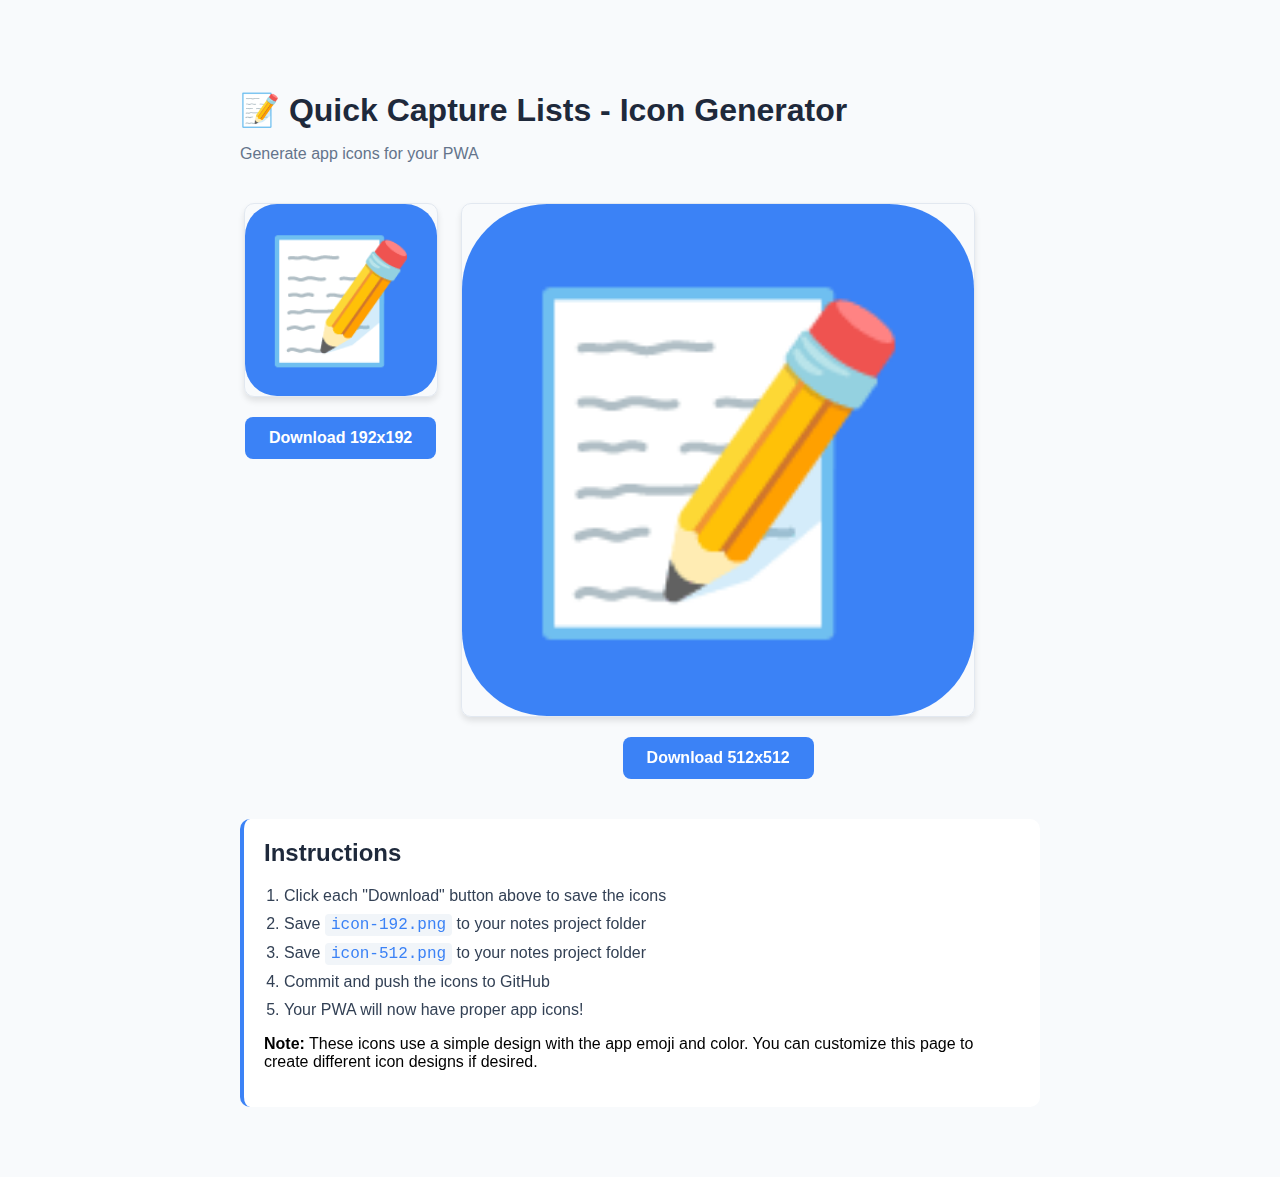
<file: generate-icons.html>
<!DOCTYPE html>
<html lang="en">
<head>
    <meta charset="UTF-8">
    <meta name="viewport" content="width=device-width, initial-scale=1.0">
    <title>Generate App Icons - Quick Capture Lists</title>
    <style>
        body {
            font-family: -apple-system, BlinkMacSystemFont, 'Segoe UI', Roboto, sans-serif;
            max-width: 800px;
            margin: 50px auto;
            padding: 20px;
            background: #f8fafc;
        }
        h1 {
            color: #1e293b;
            margin-bottom: 10px;
        }
        .subtitle {
            color: #64748b;
            margin-bottom: 30px;
        }
        .icon-preview {
            display: flex;
            gap: 20px;
            margin: 30px 0;
            flex-wrap: wrap;
        }
        .preview-box {
            text-align: center;
        }
        canvas {
            border: 1px solid #e2e8f0;
            border-radius: 10px;
            display: block;
            margin: 10px auto;
            box-shadow: 0 4px 6px rgba(0, 0, 0, 0.1);
        }
        button {
            background: #3b82f6;
            color: white;
            border: none;
            padding: 12px 24px;
            border-radius: 8px;
            font-size: 16px;
            cursor: pointer;
            margin: 10px 5px;
            font-weight: 600;
        }
        button:hover {
            background: #2563eb;
        }
        .instructions {
            background: white;
            padding: 20px;
            border-radius: 10px;
            margin-top: 30px;
            border-left: 4px solid #3b82f6;
        }
        .instructions h2 {
            color: #1e293b;
            margin-top: 0;
        }
        .instructions ol {
            padding-left: 20px;
        }
        .instructions li {
            margin: 10px 0;
            color: #334155;
        }
        code {
            background: #f1f5f9;
            padding: 2px 6px;
            border-radius: 4px;
            color: #3b82f6;
            font-family: 'Courier New', monospace;
        }
    </style>
</head>
<body>
    <h1>📝 Quick Capture Lists - Icon Generator</h1>
    <p class="subtitle">Generate app icons for your PWA</p>

    <div class="icon-preview">
        <div class="preview-box">
            <canvas id="icon192" width="192" height="192"></canvas>
            <button onclick="downloadIcon('icon192', 'icon-192.png')">Download 192x192</button>
        </div>
        <div class="preview-box">
            <canvas id="icon512" width="512" height="512"></canvas>
            <button onclick="downloadIcon('icon512', 'icon-512.png')">Download 512x512</button>
        </div>
    </div>

    <div class="instructions">
        <h2>Instructions</h2>
        <ol>
            <li>Click each "Download" button above to save the icons</li>
            <li>Save <code>icon-192.png</code> to your notes project folder</li>
            <li>Save <code>icon-512.png</code> to your notes project folder</li>
            <li>Commit and push the icons to GitHub</li>
            <li>Your PWA will now have proper app icons!</li>
        </ol>
        <p><strong>Note:</strong> These icons use a simple design with the app emoji and color. You can customize this page to create different icon designs if desired.</p>
    </div>

    <script>
        // Draw 192x192 icon
        const canvas192 = document.getElementById('icon192');
        const ctx192 = canvas192.getContext('2d');

        // Background
        ctx192.fillStyle = '#3b82f6';
        ctx192.fillRect(0, 0, 192, 192);

        // Add rounded corners effect
        ctx192.globalCompositeOperation = 'destination-in';
        ctx192.beginPath();
        ctx192.roundRect(0, 0, 192, 192, 32);
        ctx192.fill();
        ctx192.globalCompositeOperation = 'source-over';

        // Emoji
        ctx192.font = 'bold 120px Arial';
        ctx192.textAlign = 'center';
        ctx192.textBaseline = 'middle';
        ctx192.fillText('📝', 96, 105);

        // Draw 512x512 icon
        const canvas512 = document.getElementById('icon512');
        const ctx512 = canvas512.getContext('2d');

        // Background
        ctx512.fillStyle = '#3b82f6';
        ctx512.fillRect(0, 0, 512, 512);

        // Add rounded corners effect
        ctx512.globalCompositeOperation = 'destination-in';
        ctx512.beginPath();
        ctx512.roundRect(0, 0, 512, 512, 85);
        ctx512.fill();
        ctx512.globalCompositeOperation = 'source-over';

        // Emoji
        ctx512.font = 'bold 320px Arial';
        ctx512.textAlign = 'center';
        ctx512.textBaseline = 'middle';
        ctx512.fillText('📝', 256, 280);

        // Download function
        function downloadIcon(canvasId, filename) {
            const canvas = document.getElementById(canvasId);
            const link = document.createElement('a');
            link.download = filename;
            link.href = canvas.toDataURL('image/png');
            link.click();
        }
    </script>
</body>
</html>
</file>
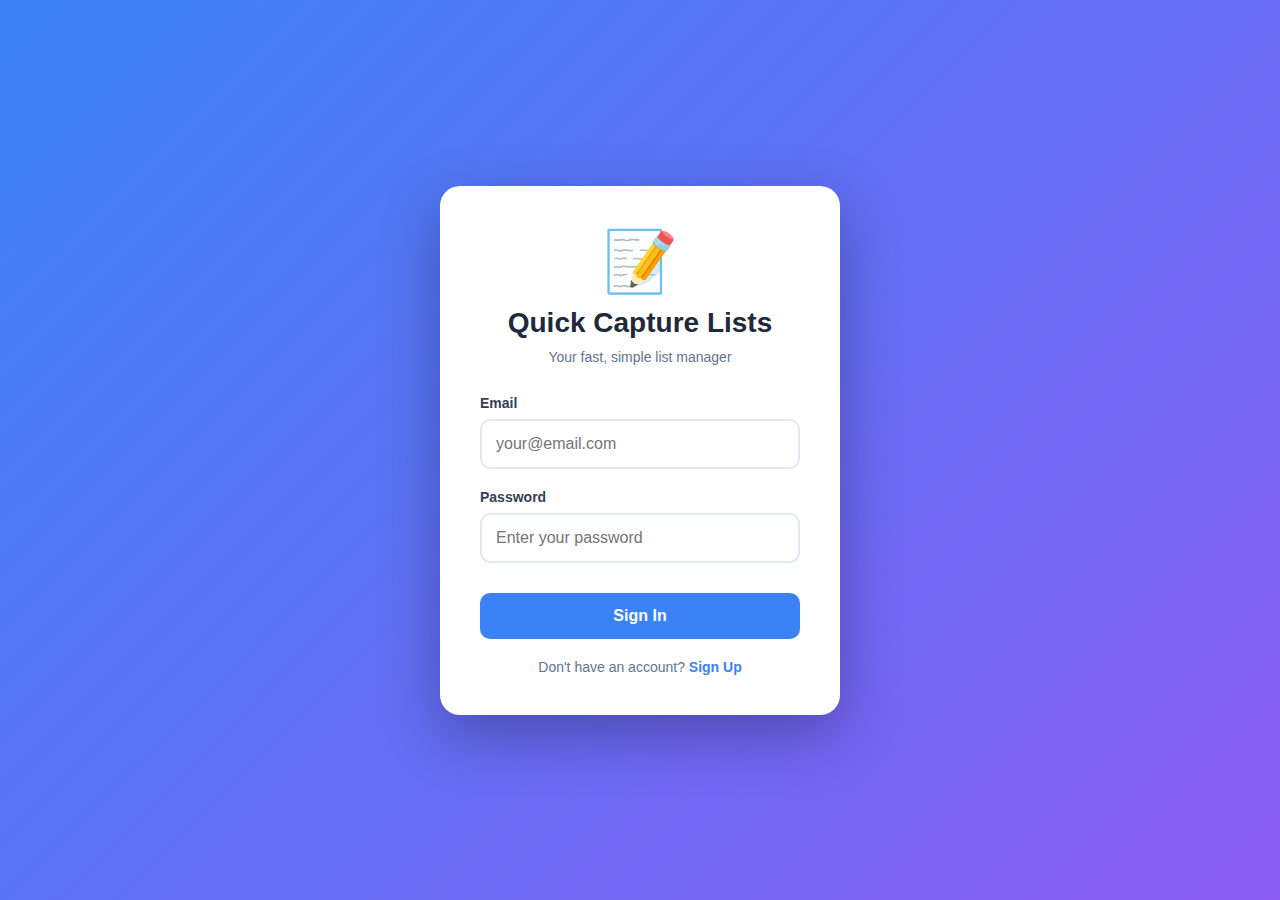
<file: login.html>
<!DOCTYPE html>
<html lang="en">
<head>
    <meta charset="UTF-8">
    <meta name="viewport" content="width=device-width, initial-scale=1.0">
    <meta name="apple-mobile-web-app-capable" content="yes">
    <title>Login - Quick Capture Lists</title>
    <style>
        * {
            margin: 0;
            padding: 0;
            box-sizing: border-box;
        }

        body {
            font-family: -apple-system, BlinkMacSystemFont, 'Segoe UI', Roboto, sans-serif;
            background: linear-gradient(135deg, #3b82f6 0%, #8b5cf6 100%);
            min-height: 100vh;
            display: flex;
            align-items: center;
            justify-content: center;
            padding: 20px;
        }

        .login-container {
            background: white;
            border-radius: 20px;
            padding: 40px;
            width: 100%;
            max-width: 400px;
            box-shadow: 0 20px 60px rgba(0, 0, 0, 0.3);
        }

        .logo {
            text-align: center;
            font-size: 60px;
            margin-bottom: 10px;
        }

        h1 {
            text-align: center;
            color: #1e293b;
            margin-bottom: 10px;
            font-size: 28px;
        }

        .subtitle {
            text-align: center;
            color: #64748b;
            margin-bottom: 30px;
            font-size: 14px;
        }

        .form-group {
            margin-bottom: 20px;
        }

        label {
            display: block;
            color: #334155;
            font-weight: 600;
            margin-bottom: 8px;
            font-size: 14px;
        }

        input {
            width: 100%;
            padding: 14px;
            border: 2px solid #e2e8f0;
            border-radius: 10px;
            font-size: 16px;
            transition: border-color 0.2s;
        }

        input:focus {
            outline: none;
            border-color: #3b82f6;
        }

        button {
            width: 100%;
            padding: 14px;
            background: #3b82f6;
            color: white;
            border: none;
            border-radius: 10px;
            font-size: 16px;
            font-weight: 600;
            cursor: pointer;
            transition: background 0.2s;
            margin-top: 10px;
        }

        button:hover {
            background: #2563eb;
        }

        button:disabled {
            background: #94a3b8;
            cursor: not-allowed;
        }

        .error-message {
            background: #fee2e2;
            color: #dc2626;
            padding: 12px;
            border-radius: 8px;
            margin-bottom: 20px;
            font-size: 14px;
            display: none;
        }

        .toggle-mode {
            text-align: center;
            margin-top: 20px;
            color: #64748b;
            font-size: 14px;
        }

        .toggle-mode a {
            color: #3b82f6;
            text-decoration: none;
            font-weight: 600;
        }

        .toggle-mode a:hover {
            text-decoration: underline;
        }

        .loading {
            display: none;
            text-align: center;
            color: #64748b;
            font-size: 14px;
            margin-top: 20px;
        }

        .loading-spinner {
            display: inline-block;
            width: 20px;
            height: 20px;
            border: 3px solid #e2e8f0;
            border-top-color: #3b82f6;
            border-radius: 50%;
            animation: spin 0.8s linear infinite;
            margin-right: 8px;
            vertical-align: middle;
        }

        @keyframes spin {
            to { transform: rotate(360deg); }
        }
    </style>
</head>
<body>
    <div class="login-container">
        <div class="logo">📝</div>
        <h1>Quick Capture Lists</h1>
        <p class="subtitle">Your fast, simple list manager</p>

        <div id="errorMessage" class="error-message"></div>

        <form id="authForm">
            <div class="form-group">
                <label for="email">Email</label>
                <input
                    type="email"
                    id="email"
                    placeholder="your@email.com"
                    required
                    autocomplete="email"
                >
            </div>

            <div class="form-group">
                <label for="password">Password</label>
                <input
                    type="password"
                    id="password"
                    placeholder="Enter your password"
                    required
                    autocomplete="current-password"
                >
            </div>

            <button type="submit" id="submitBtn">Sign In</button>
        </form>

        <div class="toggle-mode">
            <span id="toggleText">Don't have an account?</span>
            <a href="#" id="toggleLink">Sign Up</a>
        </div>

        <div class="loading" id="loading">
            <span class="loading-spinner"></span>
            <span>Signing in...</span>
        </div>
    </div>

    <script type="module">
        import { initializeApp } from 'https://www.gstatic.com/firebasejs/10.7.1/firebase-app.js';
        import { getAuth, signInWithEmailAndPassword, createUserWithEmailAndPassword } from 'https://www.gstatic.com/firebasejs/10.7.1/firebase-auth.js';
        import firebaseConfig from './firebase-config.js';

        // Initialize Firebase
        const app = initializeApp(firebaseConfig);
        const auth = getAuth(app);

        // UI Elements
        const authForm = document.getElementById('authForm');
        const emailInput = document.getElementById('email');
        const passwordInput = document.getElementById('password');
        const submitBtn = document.getElementById('submitBtn');
        const toggleLink = document.getElementById('toggleLink');
        const toggleText = document.getElementById('toggleText');
        const errorMessage = document.getElementById('errorMessage');
        const loading = document.getElementById('loading');

        let isSignUp = false;

        // Toggle between sign in and sign up
        toggleLink.addEventListener('click', (e) => {
            e.preventDefault();
            isSignUp = !isSignUp;

            if (isSignUp) {
                submitBtn.textContent = 'Create Account';
                toggleText.textContent = 'Already have an account?';
                toggleLink.textContent = 'Sign In';
                passwordInput.setAttribute('autocomplete', 'new-password');
            } else {
                submitBtn.textContent = 'Sign In';
                toggleText.textContent = "Don't have an account?";
                toggleLink.textContent = 'Sign Up';
                passwordInput.setAttribute('autocomplete', 'current-password');
            }

            hideError();
        });

        // Handle form submission
        authForm.addEventListener('submit', async (e) => {
            e.preventDefault();

            const email = emailInput.value.trim();
            const password = passwordInput.value;

            if (!email || !password) {
                showError('Please fill in all fields');
                return;
            }

            if (password.length < 6) {
                showError('Password must be at least 6 characters');
                return;
            }

            hideError();
            setLoading(true);

            try {
                if (isSignUp) {
                    await createUserWithEmailAndPassword(auth, email, password);
                } else {
                    await signInWithEmailAndPassword(auth, email, password);
                }

                // Redirect to main app
                window.location.href = 'index.html';
            } catch (error) {
                console.error('Authentication error:', error);

                let message = 'An error occurred. Please try again.';

                if (error.code === 'auth/email-already-in-use') {
                    message = 'This email is already registered. Please sign in.';
                } else if (error.code === 'auth/invalid-email') {
                    message = 'Invalid email address.';
                } else if (error.code === 'auth/user-not-found') {
                    message = 'No account found with this email.';
                } else if (error.code === 'auth/wrong-password') {
                    message = 'Incorrect password.';
                } else if (error.code === 'auth/too-many-requests') {
                    message = 'Too many failed attempts. Please try again later.';
                } else if (error.code === 'auth/network-request-failed') {
                    message = 'Network error. Please check your connection.';
                }

                showError(message);
                setLoading(false);
            }
        });

        function showError(message) {
            errorMessage.textContent = message;
            errorMessage.style.display = 'block';
        }

        function hideError() {
            errorMessage.style.display = 'none';
        }

        function setLoading(isLoading) {
            if (isLoading) {
                submitBtn.disabled = true;
                emailInput.disabled = true;
                passwordInput.disabled = true;
                loading.style.display = 'block';
            } else {
                submitBtn.disabled = false;
                emailInput.disabled = false;
                passwordInput.disabled = false;
                loading.style.display = 'none';
            }
        }

        // Check if already logged in
        auth.onAuthStateChanged((user) => {
            if (user) {
                window.location.href = 'index.html';
            }
        });
    </script>

    <!-- Service Worker Registration -->
    <script>
        if ('serviceWorker' in navigator) {
            window.addEventListener('load', () => {
                navigator.serviceWorker.register('/service-worker.js')
                    .then(registration => {
                        console.log('ServiceWorker registered:', registration.scope);
                    })
                    .catch(error => {
                        console.log('ServiceWorker registration failed:', error);
                    });
            });
        }
    </script>
</body>
</html>
</file>
